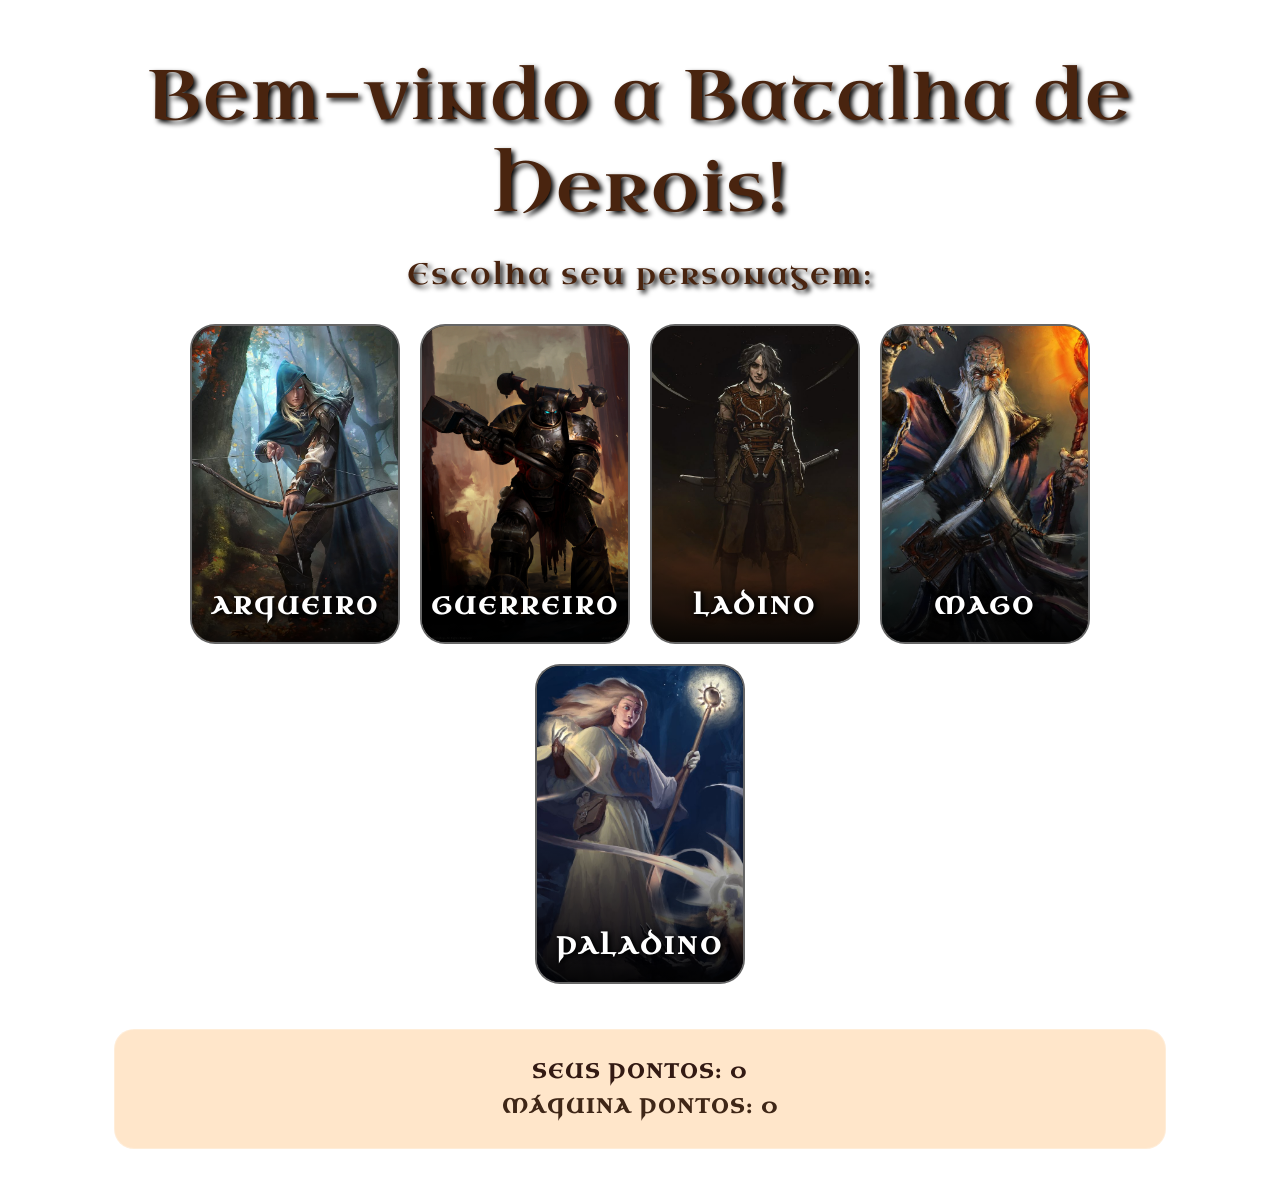
<file: Batalha de personagens/index.html>
<!DOCTYPE html>
<html lang="pt-BR">
<head>
    <meta charset="UTF-8">
    <meta http-equiv="X-UA-Compatible" content="IE=edge">
    <meta name="viewport" content="width=device-width, initial-scale=1.0">
    <title>Batalha de personagens</title>
    <link rel="stylesheet" href="css/style.css">
</head>
<body>
    <div class="game">
        <h1> Bem-vindo a Batalha de Herois!</h1>
      
        <h1 id="escolha">Escolha seu personagem:</h1>

        <div class="personagem">
            <div class="card" onclick="jogar('Arqueiro')">
                <img src="img/ARQUEIRO.jpg" alt="">
                <h2>Arqueiro</h2>
            </div>
            <div class="card" onclick="jogar('Guerreiro')">
                <img src="img/guerreiro.jpg" alt="">
                <h2>Guerreiro</h2>
            </div>
            <div class="card" onclick="jogar('Ladino')">
                <img src="img/ladino.jpg" alt="">
                <h2>Ladino</h2>
            </div>
            <div class="card" onclick="jogar('Mago')">
                <img src="img/mago.jpg" alt="">
                <h2>Mago</h2>
            </div>
            <div class="card" onclick="jogar('Paladino')">
                <img src="img/paladino.jpg" alt="">
                <h2>Paladino</h2>
            </div>
    
        
        </div>
        <div class="placar">
            <h1 id="pontos-jogador">Seus pontos: 0</h2>
            <h1 id="pontos-maquina">Máquina pontos: 0</h2>
        </div>
    </div>

    <script src="js/script.js"></script>
</body>
</html>
</file>
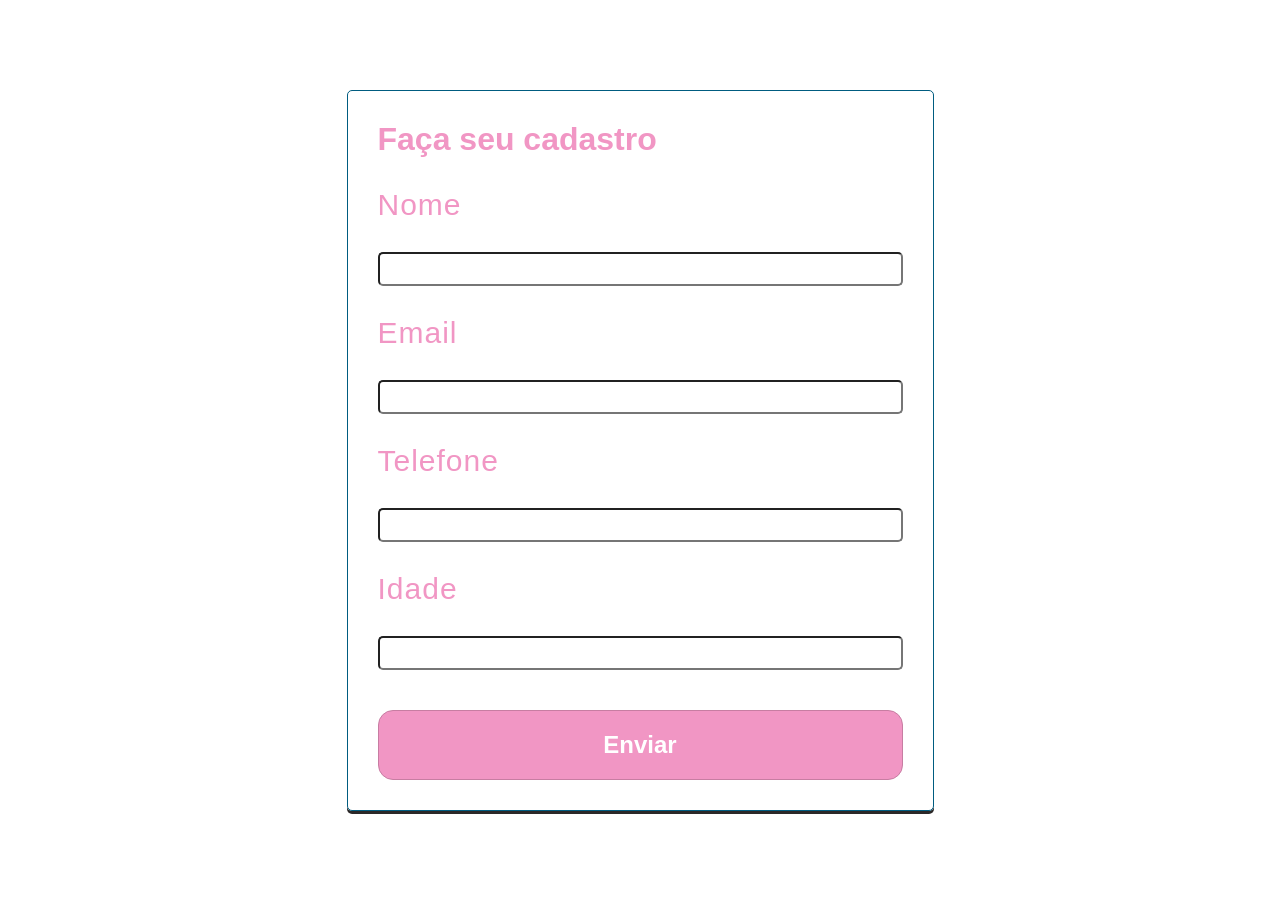
<file: cadastro/index.html>
<!DOCTYPE html>
<html lang="pt-BR">
<head>
    <meta charset="UTF-8">
    <meta http-equiv="X-UA-Compatible" content="IE=edge">
    <meta name="viewport" content="width=device-width, initial-scale=1.0">
    <title>Document</title>
    <link rel="stylesheet" href="css/style.css">
</head>
<body>
    <div class="container">
        <h1>Faça seu cadastro</h1>
        <!-- ? Form = formulário (campos para preecher) -->
        <form action="">
            <label for="nome">Nome</label>
            <input type="text" name="nome" id="nome">

            <label for="email">Email</label>
            <input type="text" name="email" id="email">

            <label for="telefone">Telefone</label>
            <input type="tel" name="telefone" id="telefone">

            <label for="idade">Idade</label>
            <input type="number" name="idade" id="idade">

        </form>
        <button id="enviar" onclick="cadastro()">Enviar</button>
    </div>
    <script src="js/script.js"></script>

</body>
</html>
</file>
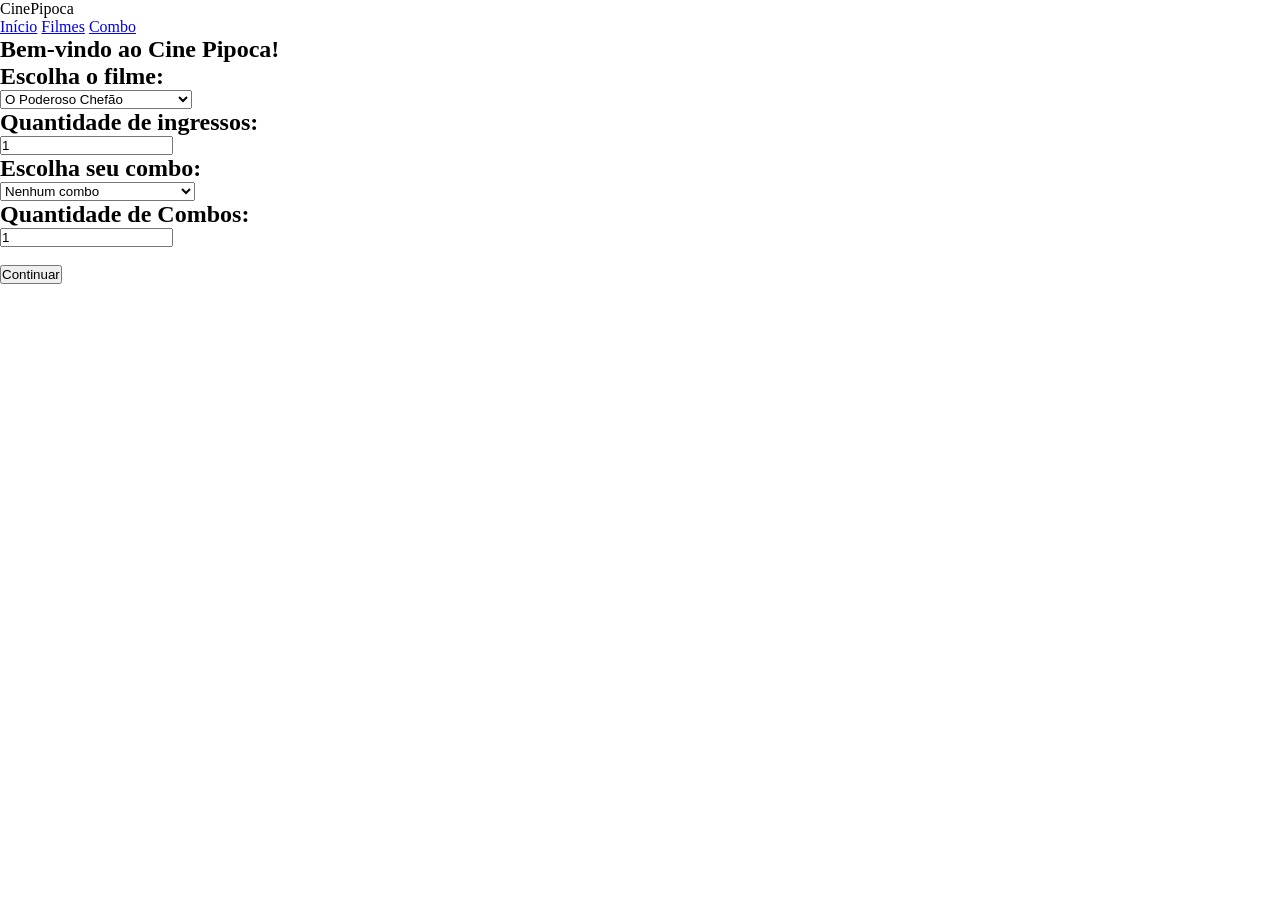
<file: Cinema js/index.html>
<!DOCTYPE html>
<html lang="pt-BR">
<head>
    <meta charset="UTF-8">
    <meta http-equiv="X-UA-Compatible" content="IE=edge">
    <meta name="viewport" content="width=device-width, initial-scale=1.0">
    <title>Cine Pipoca</title>
    <link rel="stylesheet" href="css/style.css">
</head>
<body>
    <header class="cabecalho">
        <div class="logo"> CinePipoca</div>
        <nav class="menu">
            <a href="#inicio">Início</a>
            <a href="#filme">Filmes</a>
            <a href="#combo">Combo</a>
        </nav>
    </header>

    <main>
                 
            <section class="inicio" id="inicio">
                <div class="inicio-texto">
                    <h1>Bem-vindo ao Cine Pipoca!</h1>
            
                    <h2>Escolha o filme:</h2>
            
                    <select id="filme">
                        
                        <option value="D039">O Poderoso Chefão</option>
                        <option value="B678">Matrix</option>
                        <option value="D889">O Senhor dos Anéis</option>
                        <option value="M912">Interestelar</option>
                        <option value="G007">O Resgate do Soldado Ryan</option>
                    </select>
            
                    <h2>Quantidade de ingressos:</h2>
            
                    <input type="number" id="quantidade" min="1" value="1">
            
                    <h2>Escolha seu combo:</h2>
            
                    <select id="combo">
                        <option value="nenhum">Nenhum combo</option>
                        <option value="COMBO-005">Doritos + Refri Lata</option>
                        <option value="COMBO-072">Pipoca Salgada + Coca-Cola</option>
                        <option value="COMBO-777">Pipoca Doce + Suco</option>
                        <option value="COMBO-215">Refil de Pipoca + 2 Recargas</option>
                    </select>

                    <h2>Quantidade de Combos:</h2>
                    <input type="number" id="quantidade" min="0" value="1">
            
                    <br><br>
            
                    <button  id="calcular" onclick="calcular()">Continuar</button>
            
                    <div id="resultado"></div>
                </div>
            </section>

       
    </main>
   

    <script src="js/script.js"></script>
</body>
</html>
</file>
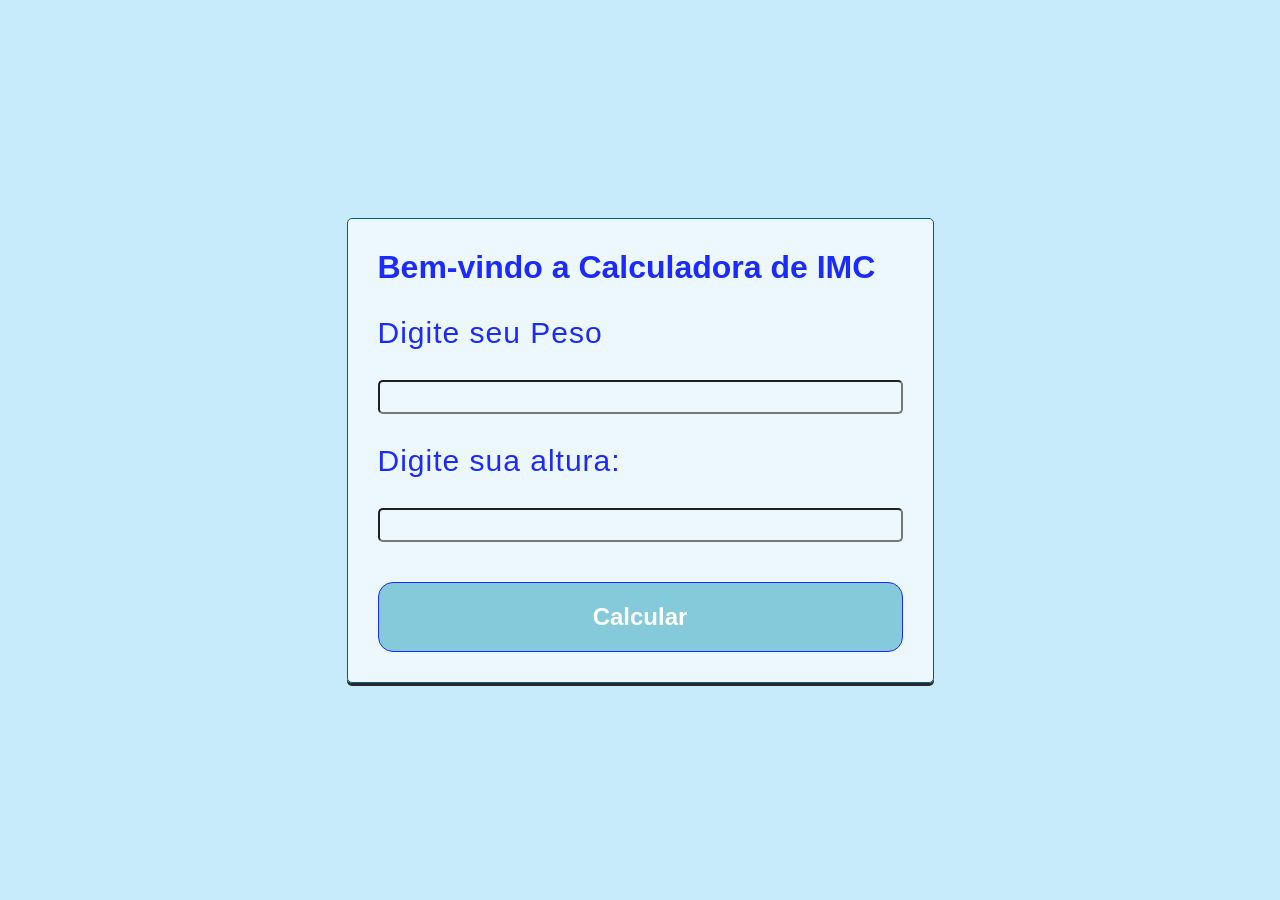
<file: IMC/index.html>
<!DOCTYPE html>
<html lang="pt-BR">
<head>
    <meta charset="UTF-8">
    <meta http-equiv="X-UA-Compatible" content="IE=edge">
    <meta name="viewport" content="width=device-width, initial-scale=1.0">
    <title>Calculadora IMC</title>
    <link rel="stylesheet" href="css/style.css">
</head>
<body>

    <div class="container">
        <h1>Bem-vindo a Calculadora de IMC</h1>
        <form action="">
            <label for="peso">Digite seu Peso</label>
            <input type="number" name="peso" id="peso">

            <label for="altura">Digite sua altura:</label>
            <input type="number" name="altura" id="altura">

        </form>
        <button id="enviar" onclick="calcular()">Calcular</button>

        <p id="resultado"></p>
    </div>

    <script src="js/script.js"></script>
</body>
</html>
</file>
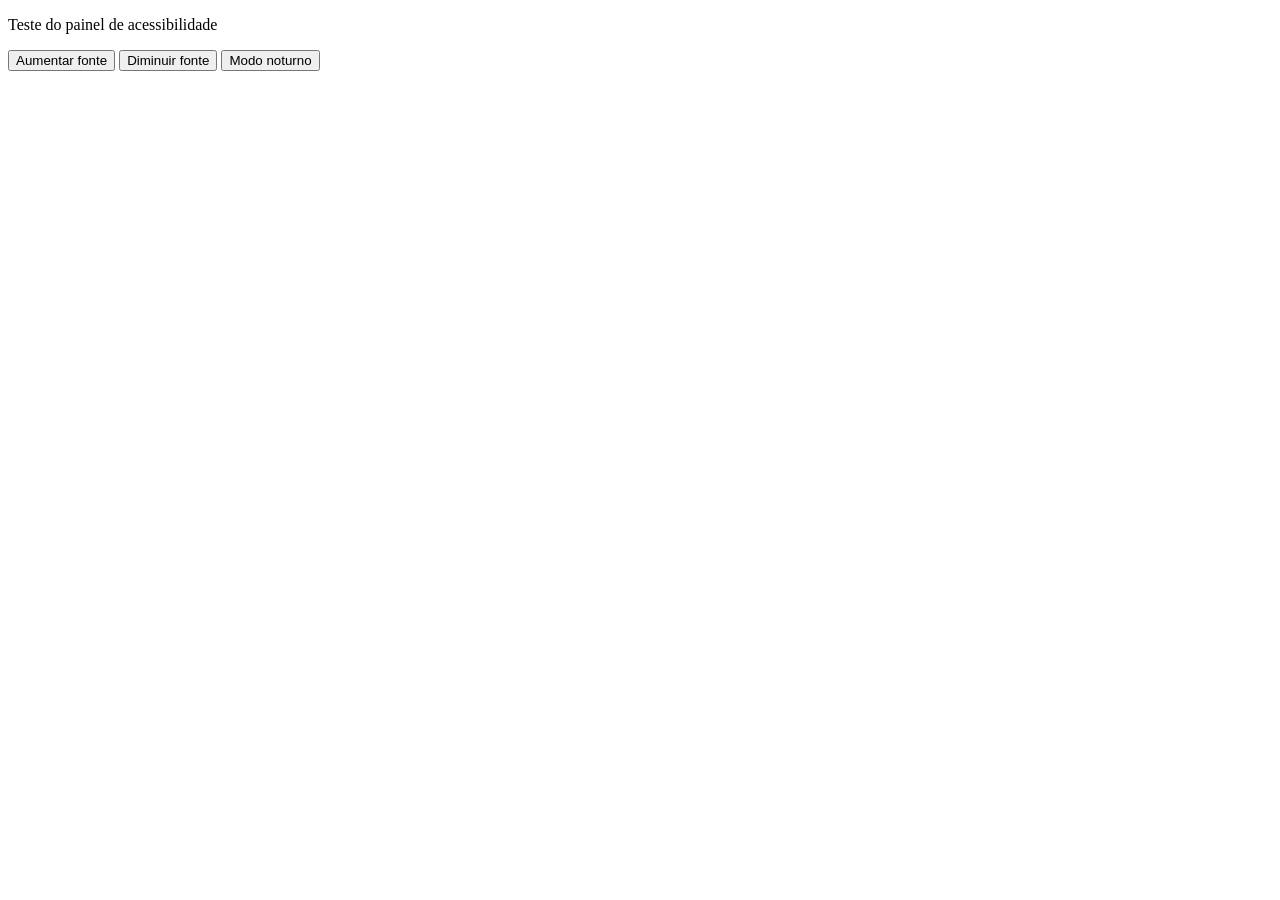
<file: painel de acessibilidade/index.html>
<!DOCTYPE html>
<html lang="pt-BR">
<head>
    <meta charset="UTF-8">
    <meta http-equiv="X-UA-Compatible" content="IE=edge">
    <meta name="viewport" content="width=device-width, initial-scale=1.0">
    <title>Painel de acessibilidade</title>
    <link rel="stylesheet" href="css/style.css">
</head>
<body>
    <div class="tudo">
        <p id="texto"> Teste do painel de acessibilidade </p>
            <button onclick="aumentar()"> Aumentar fonte</button>
            <button onclick="diminuir()"> Diminuir fonte</button>
            <button onclick="noturno()"> Modo noturno </button>
        <p id="status"></p>
    </div>




    <script src="js/script.js"></script>
</body>
</html>
</file>
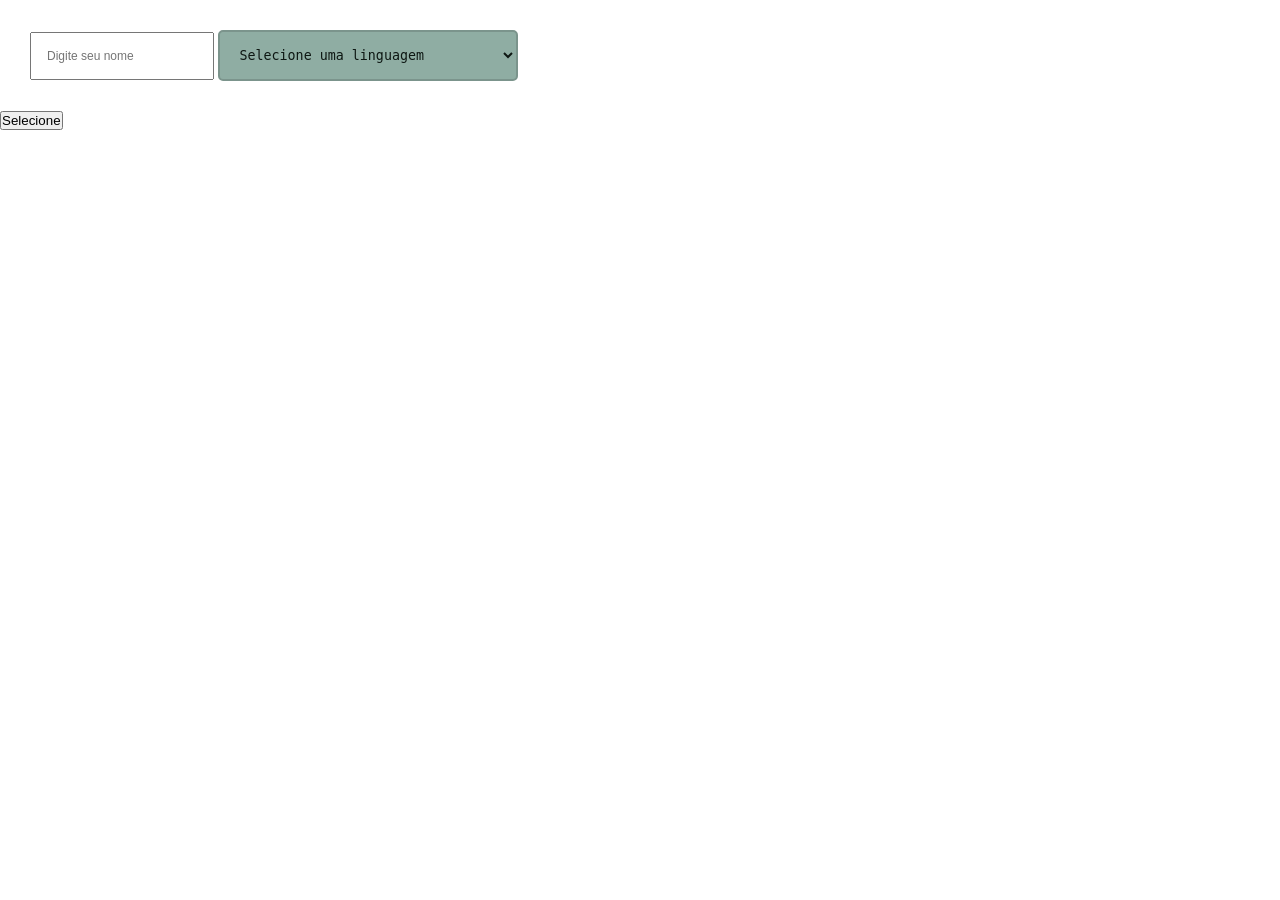
<file: select/index.html>
<!DOCTYPE html>
<html lang="pt-br">
<head>
    <meta charset="UTF-8">
    <meta http-equiv="X-UA-Compatible" content="IE=edge">
    <meta name="viewport" content="width=device-width, initial-scale=1.0">
    <title>Select</title>
    <link rel="stylesheet" href="css/style.css">
<body>
    <div class="container">
        <div class="formulario">
            <form action="">
                <input type="text" name="nome" id="nome" placeholder="Digite seu nome">


                <!-- ? atributos ddas tags -->
                <!-- ? type = tipo do input (tipo do dado) -->
                <!-- ? name = vai ser usado só no backend -->
                <!-- ? id = para identificar no Javascript aquela tag-->
                <!-- ? placeholder = texto prévio na caixa de texto -->

                <select name="linguagem" id="linguagem">
                    <option value="0">Selecione uma linguagem</option>
                    <option value="python">Python</option>
                    <option value="javascript">JavaScript</option>
                    <option value="csharp">C#</option>
                    <option value="ruby">Ruby</option>
                </select>
            </form>
            <button id ="selecionar">Selecione</button>
        </div>
    </div>

    <script src="js/script.js"></script>
</body>
</html>
</file>
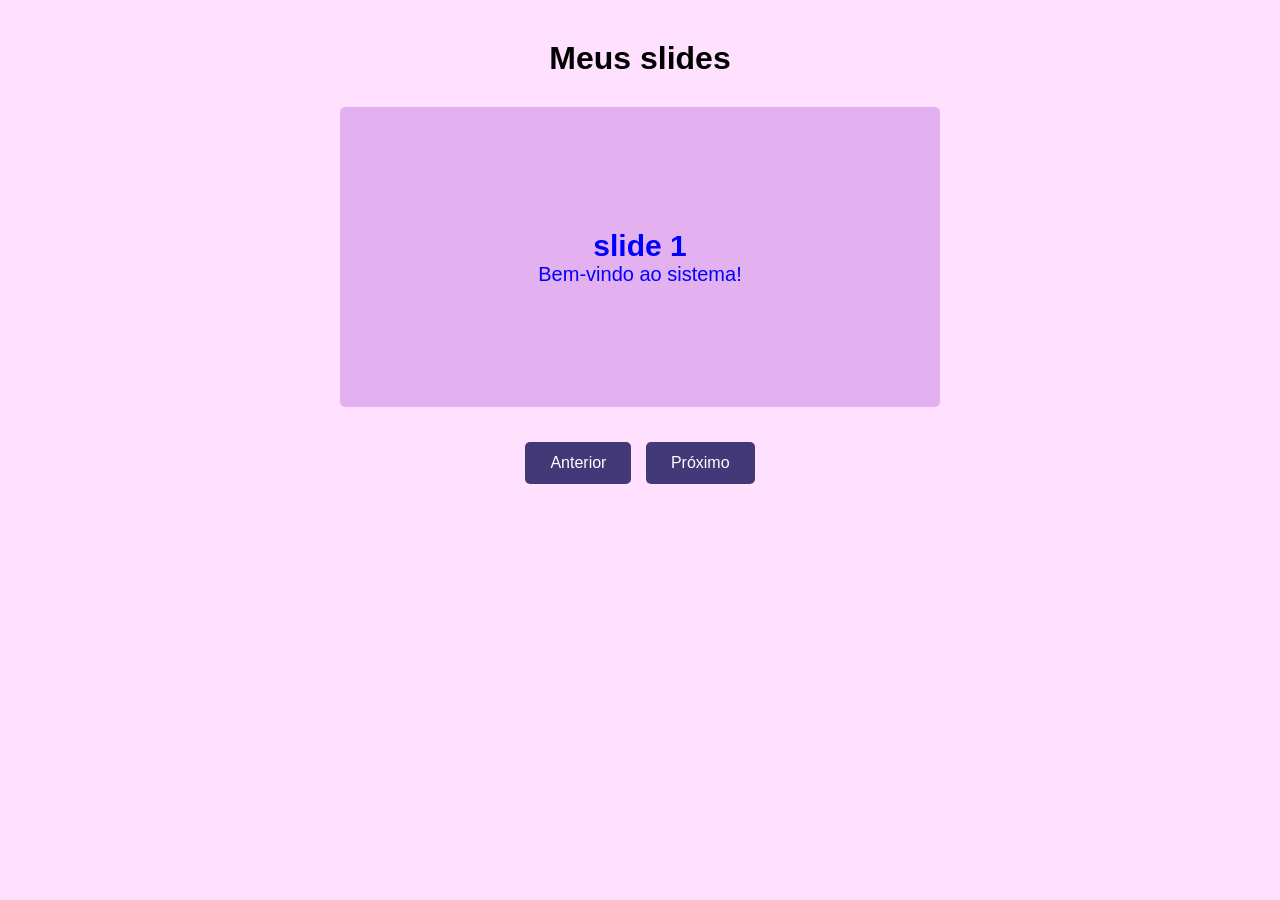
<file: slides/index.html>
<!DOCTYPE html>
<html lang="pt-br">
<head>
    <meta charset="UTF-8">
    <meta http-equiv="X-UA-Compatible" content="IE=edge">
    <meta name="viewport" content="width=device-width, initial-scale=1.0">
    <link rel="stylesheet" href="css/style.css">
    <title> Slides manuais e automáticos </title>
</head>
<body>
    <h1 class="titulo">Meus slides </h1>

    <div class="container">
        <!-- ? Primeiro slide -->
        <!-- ! div-->
        <div class="slide ativo">
            <h2>slide 1</h2>
            <p>Bem-vindo ao sistema! </p>
        </div>
        
        <div class="slide">
            <h2>slide 2</h2>
            <p> Sistema feito em JavaScript.</p>
        </div>

        <div class="slide">
            <h2>slide 3</h2>
            <p> Os slides também passam automáticamente </p>
        </div>

        <div class="slide">
            <h2>slide 4</h2>
            <p> Também podemos usar os botões</p>
        </div>
    </div>

    <div class="botoes">
        <button onclick="voltarSlide()">Anterior</button>
        <button onclick="avancarSlide()">Próximo</button>

    </div>

    <script src="js/script.js"></script>
</body>
</html>
</file>
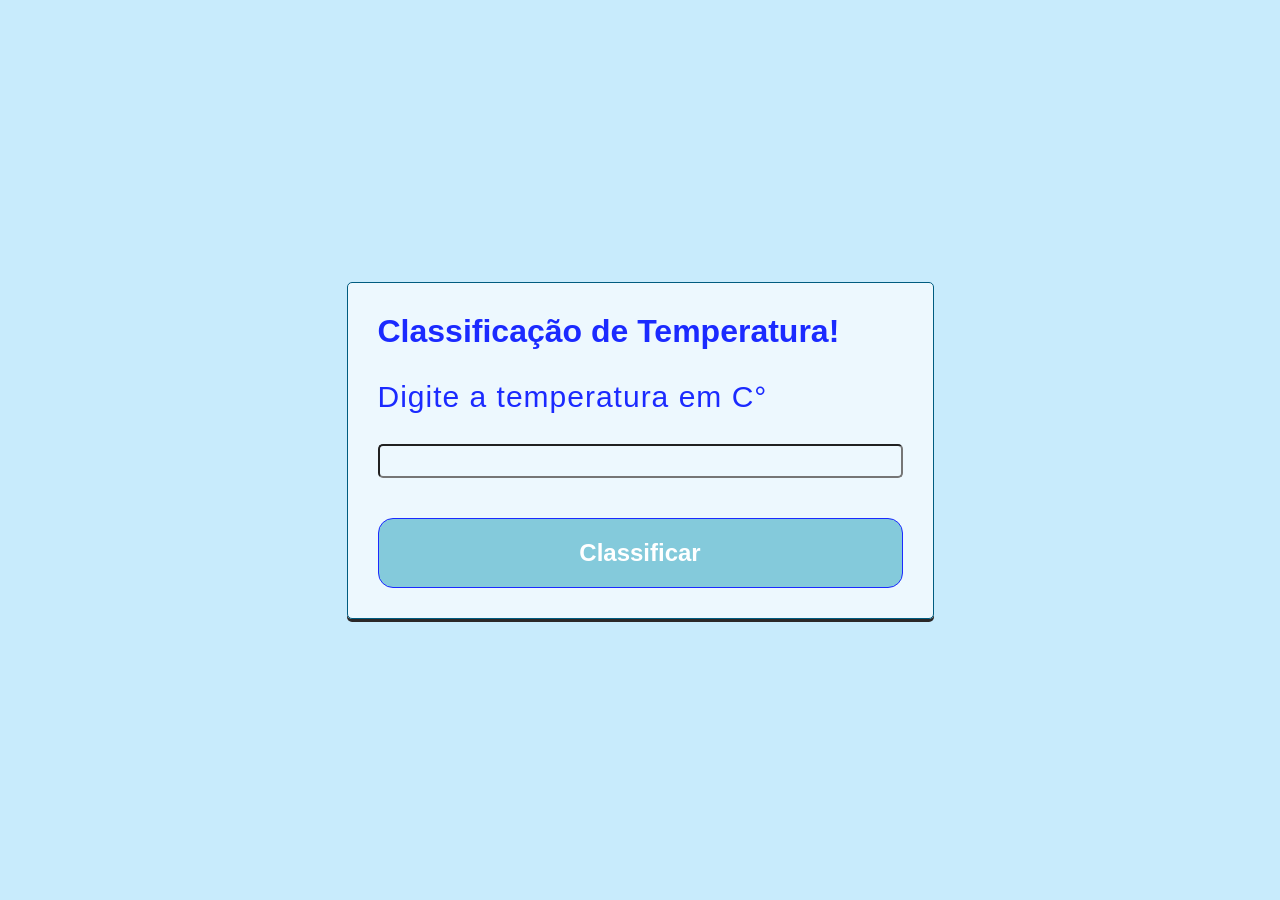
<file: temperatura/index.html>
<!DOCTYPE html>
<html lang="pt-BR">
<head>
    <meta charset="UTF-8">
    <meta http-equiv="X-UA-Compatible" content="IE=edge">
    <meta name="viewport" content="width=device-width, initial-scale=1.0">
    <title>Temperatura</title>
    <link rel="stylesheet" href="css/style.css">
</head>
<body>
    <div class="container">
        <h1>Classificação de Temperatura!</h1>
        
        <form action="">
            <label for="Temp">Digite a temperatura em C°</label>
            <input type="number" name="Temp" id="Temp">

        </form>
        <button id="enviar" onclick="resultado()">Classificar</button>

        <p id="resultado"></p>
    </div>
    <script src="js/script.js"></script>
</body>
</html>
</file>
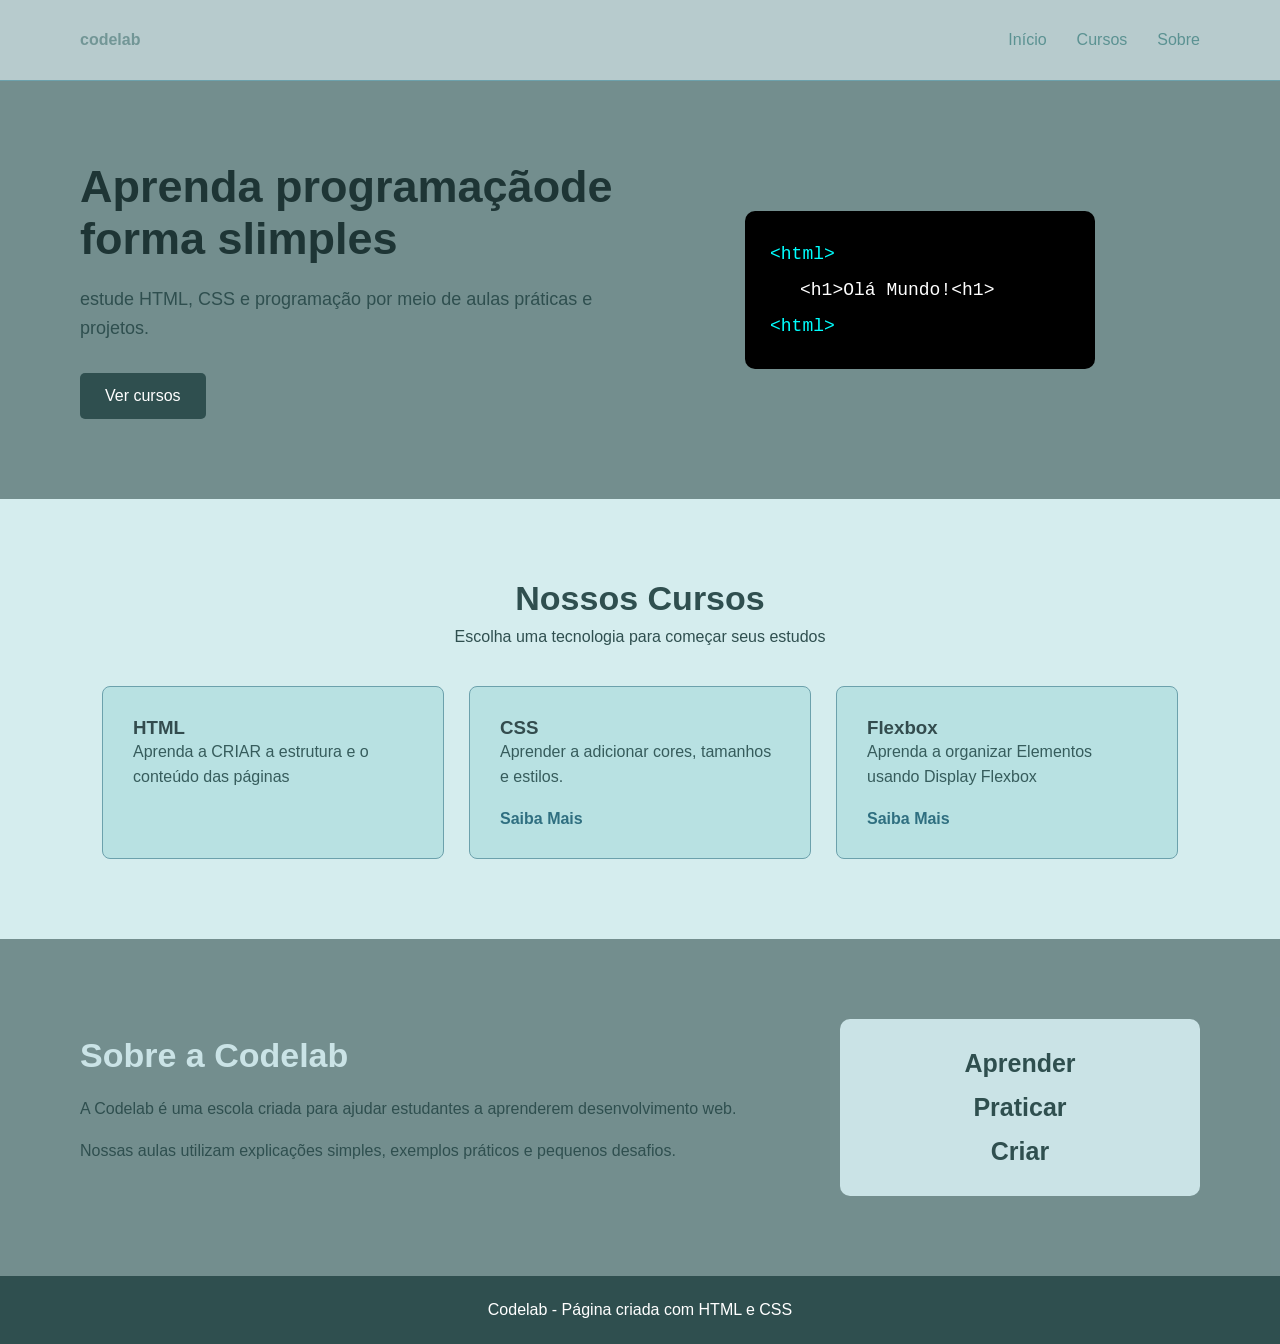
<file: teste/index.html>
<!DOCTYPE html>
<html lang="en">
<head>
    <meta charset="UTF-8">
    <meta http-equiv="X-UA-Compatible" content="IE=edge">
    <meta name="viewport" content="width=device-width, initial-scale=1.0">
    <title>Document</title>
    <link rel="stylesheet" href="style.css">
    <!--?  css/ repressenta 'entrar na pasta', pois o arquivo que queremos acessar está lá dentro -->
</head>
<body>
    <!-- ?cabeçalho da página -->
    <header class = "cabecalho">
        <div class= "logo">
            codelab
        </div>
        <nav class= "menu"> 
            <a href="#inicio">Início</a>
            <a href="#cursos">Cursos</a>
            <a href="#sobre">Sobre</a>
        </nav>
    </header>
     <!-- & CONTEÚDO PRINCIPAL -->
        <main>
            <!--& SEÇÃO INICIAL -->
            <section class="inicio" id="inicio">
                <div class="inicio-texto">
                    <h1>Aprenda programaçãode forma slimples</h1>
                    <p>
                        estude HTML, CSS e programação por meio de aulas práticas e projetos.
                    </p>
                    <a href="cursos" class="botao">Ver cursos</a>
                </div>
                <!-- ? SEGUNDO FILHO DE SECTION.INICIO -->
                <div class="inicio-imagem">
                    <div class="codigo">
                        <!-- ? &lt; = less than (sinal de menor) -->
                        <!-- ? &gt; = greater than (sinal de maior)-->
                        <p>&lt;html&gt;</p>
                        <p class="espaco">
                            &lt;h1&gt;Olá Mundo!&lt;h1&gt;
                        </p>
                        <p>&lt;html&gt;</p>
                    </div>
                </div>
            </section>
            <!-- ?SEGUNDA SEÇÃO: CURSOS -->
            <section class="cursos">
                <h2>Nossos Cursos</h2>
                <p class="descricao-secao">
                    Escolha uma tecnologia para começar seus estudos
                </p>
                <div class="lista-cursos">
                <!-- ? Article- uma 'seção' de texto menor -->
                    <article class="card">
                        <h3>HTML</h3>
                        <p>
                            Aprenda a CRIAR a estrutura e o conteúdo das páginas
                        </p>
                        <a href="Saiba Mais">
                        
                                
                            </a>
                        </article>
                        <!--* CSS -->
                        <article class="card"> 
                            <h3>CSS</h3>
                           <p>
                               Aprender a adicionar cores, tamanhos e estilos.
                           </p>
                            <a href="#">Saiba Mais</a>
                            


                        </article>
                        <!-- * Flexbox------------ -->
                        <article class="card">
                            <h3>Flexbox</h3>
                            <p>
                                Aprenda a organizar Elementos usando Display Flexbox
                            </p>
                            <a href="#">Saiba Mais</a>
                        </article>
                    </div>
                </section>
                <section class="sobre">
                    <div class="sobre-texto">
                        <h2>Sobre a Codelab</h2>
                        <p>
                            A Codelab é uma escola criada para ajudar estudantes a aprenderem desenvolvimento web.
                        </p>
                        <p>
                            Nossas aulas utilizam explicações simples, exemplos práticos e pequenos desafios.
                        </p>
                    </div>
                    <div class="sobre-destaque">
                        <strong>Aprender</strong>
                        <strong>Praticar</strong>
                        <strong>Criar</strong>
                    </div>


                </section>
            </main>
            <footer class="rodape">
                <p>
                    Codelab - Página criada com HTML e CSS
                </p>
            </footer>
        </body>
        </html>
</file>
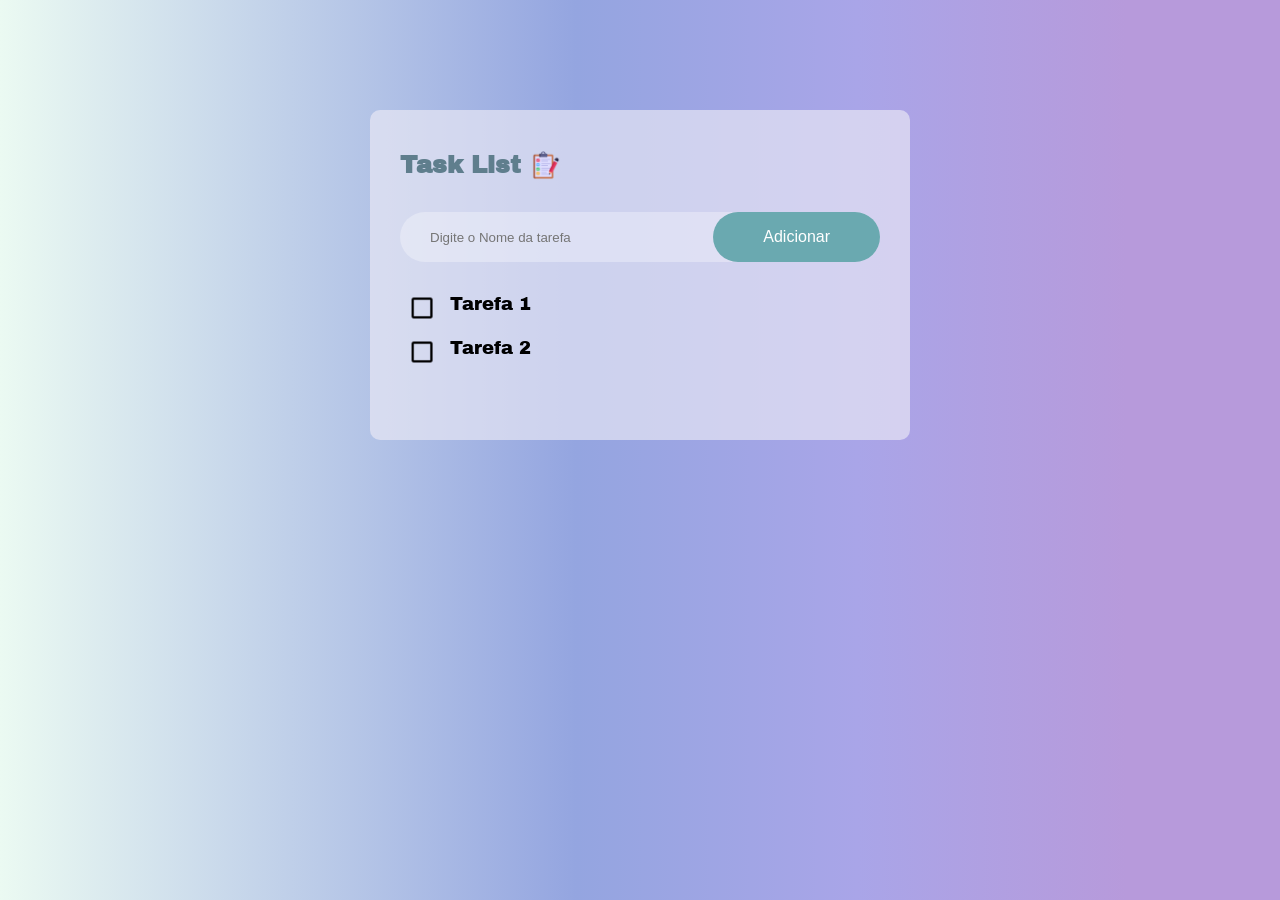
<file: to do list/index.html>
<!DOCTYPE html>
<html lang="pt-BR">
<head>
    <meta charset="UTF-8">
    <meta http-equiv="X-UA-Compatible" content="IE=edge">
    <meta name="viewport" content="width=device-width, initial-scale=1.0">
    <title> Lista de Tarefas </title>
    <link rel="stylesheet" href="css/style.css">
</head>
<body>
    <div class="container">
        <div class="task-app">
            <h2>Task List <img src="img/lista-de-tarefas.png" alt=""></h2>
            <div class="row">
                <input type="text" name="task" id="task" placeholder="Digite o Nome da tarefa">
                <button id="btnAdd">Adicionar</button>
            </div>
            <!-- a lista de tarefas = O js adiconará noas tarefas pelo botão -->
            <ul id="task-list">
                <li>Tarefa 1</li>
                <li>Tarefa 2</li>
            </ul>
        </div>
    </div>

    <script src="js/script.js"></script>
</body>
</html>
</file>
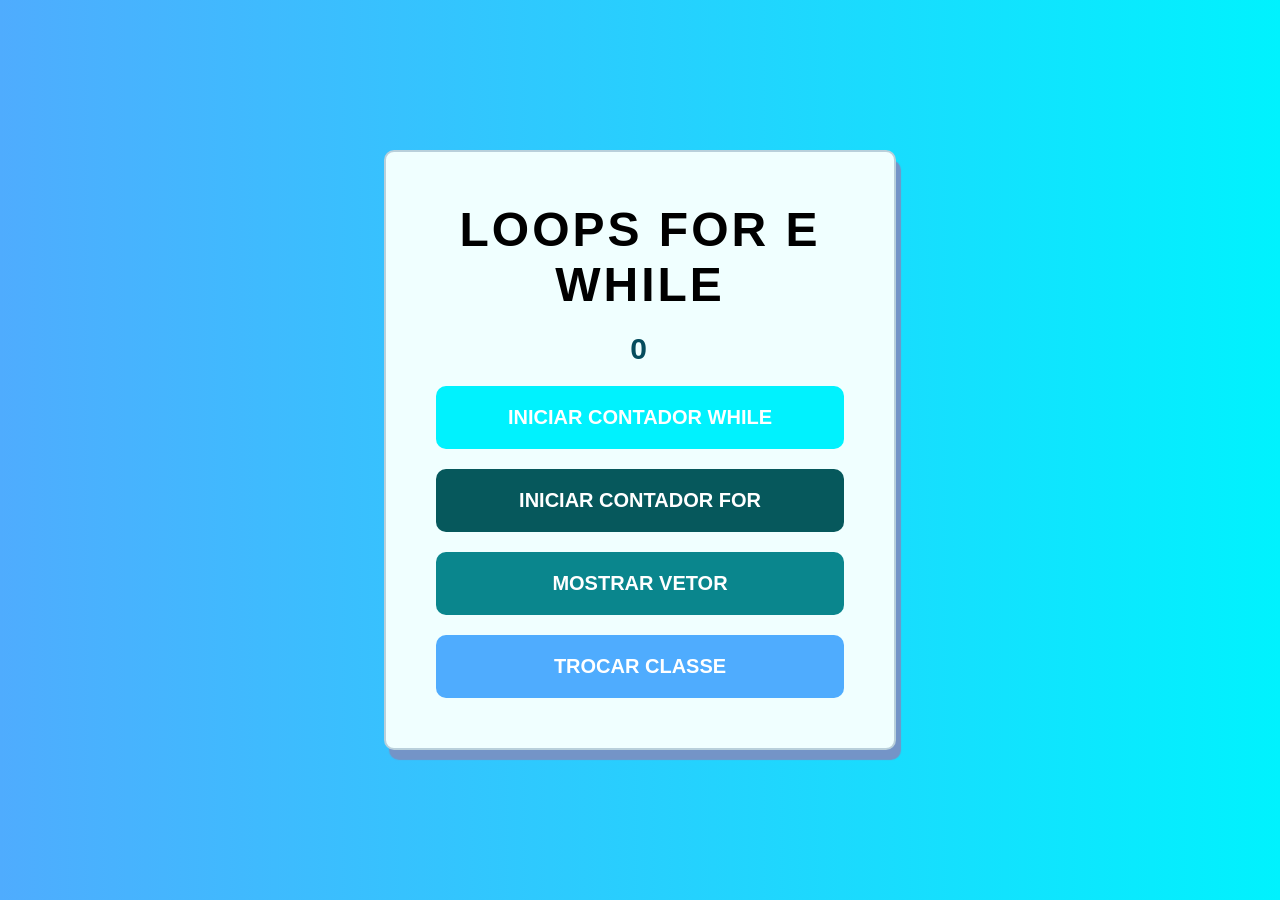
<file: VetorLoops/index.html>
<!DOCTYPE html>
<html lang="pt-BR>
<head>
    <meta charset="UTF-8">
    <meta http-equiv="X-UA-Compatible" content="IE=edge">
    <meta name="viewport" content="width=device-width, initial-scale=1.0">
    <title>Loops</title>
    <link rel="stylesheet" href="css/style.css">
</head>
<body>
    <div class="container">
        <h1 id="titulo">Loops For e While</h1>
        <h2 id="contador">0</h2>
        <!-- ? É possivel colocar mais de uma classe em uma TAG -->
        <!-- ? ambos tem a classe btn e cada um tem sua própria -->
        <button class="btn contar" onclick="iniciarContadorWhile()">Iniciar Contador While</button>
        <button class="btn contar for" onclick="iniciarContadorFor()">Iniciar Contador For</button>
        <button class="btn contar vetor" onclick="contadorVetor()">Mostrar Vetor</button>
        <button class="btn trocar " onclick="trocarClasse()">Trocar Classe</button>
    </div>
    <script src="js/script.js"></script>
</body>
</html>
</file>
<file: Batalha de personagens/css/style.css>
@import url('https://fonts.googleapis.com/css2?family=Uncial+Antiqua&display=swap');

* {
    padding: 0;
    margin: 0;
    box-sizing: border-box;
}

body {
    min-height: 100vh;

    background-image: url(https://wallpaperaccess.com/full/1611219.jpg);
    background-size: cover;
    background-position: center;
    background-attachment: fixed;

    font-family: "Uncial Antiqua", system-ui;
    font-weight: 400;
    font-style: normal;

    display: flex;
    justify-content: center;
    align-items: center;

    color: white;
}


   /*? ÁREA PRINCIPAL */


.game {
    display: flex;
    flex-direction: column;

    padding: 50px;

    text-align: center;

    width: 90%;
    max-width: 1400px;

    gap: 20px;
}

   /*? TÍTULOS */


.game > h1 {
    font-size: 70px;
    letter-spacing: 2px;
    font-family: "Uncial Antiqua", system-ui;
    font-weight: 400;
    font-style: normal;
    color: rgb(73, 36, 15);

    text-shadow:
        3px 3px 5px black,
        0 0 20px rgba(255, 255, 255, 0.3);
}

#escolha {
    font-size: 30px;
    margin-bottom: 10px;
}

   /*? PERSONAGENS */


.personagem {
    display: flex;

    justify-content: center;
    align-items: center;

    gap: 20px;

    flex-wrap: wrap;
}
   /* ? CARD */

.card {
    position: relative;

    width: 210px;
    height: 320px;

    border: 2px solid rgba(255, 255, 255, 0.4);
    border-radius: 25px;

    overflow: hidden;

    cursor: pointer;

    background: black;

    transition: 
        transform 0.4s ease,
        box-shadow 0.4s ease,
        border 0.4s ease;
}


   /* ? IMAGEM */

.card img {
    width: 100%;
    height: 100%;

    display: block;

    object-fit: cover;

    transition: transform 0.5s ease;
}



.card::after {
    content: "";

    position: absolute;

    left: 0;
    bottom: 0;

    width: 100%;
    height: 50%;

    background: linear-gradient(
        transparent,
        rgba(0, 0, 0, 0.9)
    );

    pointer-events: none;
}

   /* ? NOME DO PERSONAGEM */

.card h2 {
    position: absolute;

    z-index: 2;

    bottom: 20px;
    left: 0;

    width: 100%;

    text-transform: uppercase;
    letter-spacing: 3px;

    font-size: 24px;

    color: white;

    text-shadow:
        2px 2px 4px black,
        0 0 10px black;
}

   /* ? HOVER DO CARD */
.card:hover {
    transform: translateY(-12px) scale(1.03);

    border-color: #ffffff;

    box-shadow:
        0 15px 30px rgba(0, 0, 0, 0.7),
        0 0 25px rgba(255, 255, 255, 0.35);
}

.card:hover img {
    transform: scale(1.08);
}

   /*? PLACAR */

.placar {
    margin-top: 25px;

    padding: 20px;

    border-radius: 20px;

    background: rgba(255, 200, 137, 0.45);

    border: 1px solid rgba(255, 255, 255, 0.25);

    backdrop-filter: blur(5px);
}

.placar h1 {
    font-size: 20px;

    margin: 8px;

    letter-spacing: 2px;
}

#pontos-jogador {
    color: rgb(51, 26, 19);
    text-transform: uppercase;
}

#pontos-maquina {
    color: rgba(59, 35, 19, 0.98);
    text-transform: uppercase;
}
</file>
<file: cadastro/css/style.css>
*{
    padding: 0;
    margin: 0;
}

body{
    background-image: url(https://aestheticwallpapers.io/wallpaper/940918.jpg);
    background-size: cover;
    height: 100vh;
    display: flex;
    justify-content: center;
    align-items: center;
}


.container{
    background-color: rgba(255, 255, 255, 0.671);
    border: 1px solid rgb(0, 92, 128);
    padding:30px;
    border-radius: 5px;
    box-shadow: 0px 3px 0px rgb(43, 40, 40);
    color: rgb(241, 150, 196);
    font-family: 'Franklin Gothic Medium', 'Arial Narrow', Arial, sans-serif;
}
form{
    margin-top: 30px;
    display: flex;
    flex-direction: column;
    gap: 30px;
    font-family: 'Franklin Gothic Medium', 'Arial Narrow', Arial, sans-serif;
}

label{
    border-bottom: 500px;
    letter-spacing: 1px;
    font-size: 30px;
}

input{
    width: 500px;
    padding: 1px;
    font-size: 24px;
    background-color:transparent ;
    border-radius: 5px;
    color: rgb(241, 150, 196);
    font-weight: bold;
    padding-left: 20px;
    
}
#enviar{
    width: 100%;
    background-color: rgb(241, 150, 196);
    border: 1px solid rgb(199, 125, 162);
    margin-top: 40px;
    font-size: 24px;
    padding: 20px;
    border-radius: 15px;
    color: white;
    font-weight: bold;
    cursor: pointer;
    transition: all 0.4s;
}

#enviar:hover{
    color: rgb(255, 255, 255);
    background-color: rgb(200, 233, 255);
    font-size: 26px;
    border: 1px solid rgb(200, 233, 255) ;
}
</file>
<file: Cinema js/css/style.css>
*{
    margin: 0;
    padding: 0;
}

body{
    
}
</file>
<file: IMC/css/style.css>
*{
    padding: 0;
    margin: 0;
}

body{
    /* background-image: url(https://aestheticwallpapers.io/wallpaper/940918.jpg); */
    /* background-size: cover; */
    height: 100vh;
    display: flex;
    justify-content: center;
    align-items: center;
    background-color: rgb(200, 235, 252);
}

p{
    font-size: 30px;
   
}

.container{
    background-color: rgba(255, 255, 255, 0.671);
    border: 1px solid rgb(0, 92, 128);
    padding:30px;
    border-radius: 5px;
    box-shadow: 0px 3px 0px rgb(43, 40, 40);
    color: rgb(27, 42, 255);
    font-family: 'Franklin Gothic Medium', 'Arial Narrow', Arial, sans-serif;
}
form{
    margin-top: 30px;
    display: flex;
    flex-direction: column;
    gap: 30px;
    font-family: 'Franklin Gothic Medium', 'Arial Narrow', Arial, sans-serif;
}

label{
    border-bottom: 500px;
    letter-spacing: 1px;
    font-size: 30px;
}

input{
    width: 500px;
    padding: 1px;
    font-size: 24px;
    background-color:transparent ;
    border-radius: 5px;
    color: rgb(27, 42, 255);
    font-weight: bold;
    padding-left: 20px;
    
}
#enviar{
    width: 100%;
    background-color: rgb(132, 202, 219);
    border: 1px solid rgb(27, 42, 255);
    margin-top: 40px;
    font-size: 24px;
    padding: 20px;
    border-radius: 15px;
    color: white;
    font-weight: bold;
    cursor: pointer;
    transition: all 0.4s;
}

#enviar:hover{
    color: rgb(255, 255, 255);
    background-color: rgb(71, 175, 245);
    font-size: 26px;
    border: 1px solid rgb(200, 233, 255) ;
}
</file>
<file: painel de acessibilidade/css/style.css>
.body{
    display: flex;
    justify-content: center;
    align-items:center;
}
</file>
<file: select/css/style.css>
*{
    margin:0px;
    padding: 0px;
    box-sizing: border-box;
}

body{
    font-family: Impact, Haettenschweiler, 'Arial Narrow Bold', sans-serif;

}

form{
    padding: 30px;
}

input{
    padding: 15px;
    font-size: 12px;
}

select{
    width: 300px;
    padding: 15px;
    font-family:monospace;
    color: rgba(13, 22, 18, 0.993);
    background-color: rgb(143, 173, 163);

    border: 2px solid rgb(123, 148, 140);
    border-radius: 5px;

    cursor: pointer;
}

select:hover{
    border-color: rgb(99, 119, 112);
    background-color: rgb(92, 119, 110);
}

select:focus{
    background-color: rgb(143, 173, 163);
    border-color: rgb(165, 202, 190);
    outline: none;
}

input:focus{
    background-color: rgb(211, 248, 255);
    border-color: rgb(159, 170, 166);
    border-radius: 5px;
    outline: rgb(143, 173, 163);
}
</file>
<file: slides/css/style.css>
*{
    margin: 0;
    padding: 0;
    box-sizing: border-box;

}

body{
    font-family: 'Segoe UI', Tahoma, Geneva, Verdana, sans-serif;
    background-color: #FFE1FF;
    text-align: center;

}

h1{
    margin-top: 40px;
}

.container{
    width: 600px;
    height: 300px;

    margin: 30px auto;
    /*? overflow: hidden; = impede a área de rolagem */
    overflow: hidden;
}

.slide{
    /* ? Deixar inicialmente invisível */
     color: #6367FF;
    display: none;
    width: 100%;
    height: 100%;

    /* ? centraliza verticalmente */
    align-items: center;
    /* ? centraliza horizontalmente */
    justify-content: center;
    flex-direction: column;
    color: blue;
    font-size: 20px;
    border-radius: 5px;
}

/* ? mesmo que todo slide tenha a mesma classe  */
/* ? podemos selecionar um específico com a selção nth-child */

.slide:nth-child(1){
    background-color: #E4B1F0;
}
.slide:nth-child(2){
 background-color: #7E60BF;
}
.slide:nth-child(3){
    background-color: #433878;
}
.slide:nth-child(4){
    background-color: #2b254d;
}


/* ? Esta classe não foi colocada no html */

/* ! como vai funcionar */
/* ? quando for a vez daquele slide aparecer todos os outros irão sumir e o que será mostrado receberá a classe .ativo */
/* ? o ativo vai trocar o display none para display:flex */
.ativo{
    display: flex;
}

button{
    padding: 12px 25px;
    margin: 5px;
    border: none;
    border-radius: 5px ;
    background-color: #433878;
    color: rgb(255, 255, 255);
    font-size: 16px;

    cursor: pointer;
    transition: 4ms;
}

button:hover{
    background-color: #7767c7;
}
</file>
<file: temperatura/css/style.css>
*{
    padding: 0;
    margin: 0;
}

body{
    /* background-image: url(https://aestheticwallpapers.io/wallpaper/940918.jpg); */
    /* background-size: cover; */
    height: 100vh;
    display: flex;
    justify-content: center;
    align-items: center;
    background-color: rgb(200, 235, 252);
}

p{
    font-size: 30px;
   
}

.container{
    background-color: rgba(255, 255, 255, 0.671);
    border: 1px solid rgb(0, 92, 128);
    padding:30px;
    border-radius: 5px;
    box-shadow: 0px 3px 0px rgb(43, 40, 40);
    color: rgb(27, 42, 255);
    font-family: 'Franklin Gothic Medium', 'Arial Narrow', Arial, sans-serif;
}
form{
    margin-top: 30px;
    display: flex;
    flex-direction: column;
    gap: 30px;
    font-family: 'Franklin Gothic Medium', 'Arial Narrow', Arial, sans-serif;
}

label{
    border-bottom: 500px;
    letter-spacing: 1px;
    font-size: 30px;
}

input{
    width: 500px;
    padding: 1px;
    font-size: 24px;
    background-color:transparent ;
    border-radius: 5px;
    color: rgb(27, 42, 255);
    font-weight: bold;
    padding-left: 20px;
    
}
#enviar{
    width: 100%;
    background-color: rgb(132, 202, 219);
    border: 1px solid rgb(27, 42, 255);
    margin-top: 40px;
    font-size: 24px;
    padding: 20px;
    border-radius: 15px;
    color: white;
    font-weight: bold;
    cursor: pointer;
    transition: all 0.4s;
}

#enviar:hover{
    color: rgb(255, 255, 255);
    background-color: rgb(71, 175, 245);
    font-size: 26px;
    border: 1px solid rgb(200, 233, 255) ;
}
</file>
<file: teste/style.css>
/* Aterisco ou *= TODAS AS TAGS*/
*{
    margin: 0;
    padding: 0;
    /*? box-sizing define o tamanho total que é consideirado pelo site*/
    /*  ?Por padrão (mesmo sem escrever) ele já vem como content box dessa forma quando colocamos 'padding' por exemplo ele cresce além do que definimos*/
    box-sizing: content

}
body{
    font-family: Arial, Helvetica, sans-serif;
    color: rgb(51, 76, 78);
    background-color: rgb(213, 237, 238);
}


a{
    text-decoration: none;

}

.cabecalho{
    height: 80px;
    padding: 0px 80px;
    background-color: rgb(183, 203, 205);
    border-bottom: 1px solid rgb(108, 161, 172);

    display: flex;
    align-items: center;
    justify-content: space-between;
}

.logo{
    color:rgb(114, 150, 150) ;
    font: size 26px; ;
    font-weight: bold;
}

.menu{
    display: flex;
    gap: 30px;
}

.menu a{
    color: rgb(91, 146, 146);
    font-family: 'Franklin Gothic Medium', 'Arial Narrow', Arial, sans-serif
}

.menu a:hover{
    color: rgb(54, 89, 117);
}
.inicio{
    min-height: none;
    padding: 80px;
    background-color: rgba(3, 34, 34, 0.466);

    display: flex;
    align-items: center;
    justify-content: space-between;
    gap: 60 px; 
}
.inicio-texto{
    width: 50%;
}
.inicio-texto h1{
    color: rgb(30, 53, 53);
    font-size: 45px;
    margin-bottom: 20px;
}
.inicio-texto p{
    color: darkslategray;
    font-size: 18px;
    line-height: 1.6;
    margin-bottom: 30px;
}
.botao{ 
    display: inline-block;
    padding: 14px 25px;
    background-color: darkslategrey;
    color:white;
    border-radius: 5px;
}

.botao:hover{
    background-color:  rgb(59, 99, 99);
}
 .inicio-imagem{
     width: 50%;
     display: flex;
     justify-content: center;
 }
.codigo{
    width: 300px;
    padding: 25px;
    background-color: rgb(0, 0, 0);
    color:cyan;
    border-radius:10px;
    font-family: monospace;
    font-size: 18px;
    line-height: 2;
}
.espaco{
    margin-left: 30px;
    color: rgb(255, 255, 255);
}
.cursos{
    padding: 80px;
    text-align: center;

}
.cursos h2{
    color: darkslategray;
    font-size: 34px;
    margin-bottom: 10px;
}
.descricao-secao{
    color:  darkslategray;
    margin-bottom: 40px;
}
.lista-cursos{
    display: flex;
    justify-content: center;
    gap: 25px;
}
.card{
    width: 280px;
    padding: 30px;
    background-color: rgb(184, 225, 226);;
    border: 1px solid rgb(108, 161, 172);
    ;
    border-radius: 8px;
    text-align: left;
    transition: all 0.4s;
}
.card:hover{
    border-color: rgb(122, 182, 194);;
    background-color:  rgb(133, 204, 214);
    color: white;

}
.card p{
    color:  rgb(54, 92, 92);
    line-height: 1.6;
    margin-bottom: 20px;
}
.card a{
    color:  rgb(47, 111, 128);;
    font-weight: bold;
}

/* ?SOBRE-------------------------------------------------- */
.sobre{
    padding: 80px;
    background-color:  rgba(3, 34, 34, 0.466);

    display: flex;
    align-items: center;
    justify-content: space-between;
    gap: 60px;
}
.sobre-texto{
    width: 60%;
}
.sobre-texto h2{
    color: rgb(202, 227, 230);
    font-size: 34px;
    margin-bottom:20px;
}
.sobre-texto p{
    color: darkslategray ;
    line-height: 1.7;
    margin-bottom: 15px;
}
.sobre-destaque{
    width: 300px;
    padding: 30px;
    background-color: rgb(202, 227, 230);
    color: darkslategrey;
    border-radius:10px;
    display:flex;
    flex-direction: column;
    align-items: center;
    gap: 15px;
}
.sobre-destaque strong{
    font-size: 25px;
}
.rodape{
    padding: 25px;
    background-color: darkslategrey;
    color: rgb(255, 255, 255);
    text-align: center;
}
</file>
<file: to do list/css/style.css>
@import url('https://fonts.googleapis.com/css2?family=Archivo+Black&display=swap');

*{
    margin: 0;
    padding: 0;
    box-sizing: border-box;
}
body{
    font-family: "Archivo Black", sans-serif;
   font-weight: 400;
   font-style: normal;
}

.container{
    display: flex;
    align-items:flex-start ;
    width: 100%;
    min-height: 100vh;
    background: linear-gradient(90deg,rgba(235, 250, 242, 1) 0%, rgba(148, 165, 224, 1) 45%, rgba(169, 165, 232, 1) 67%, rgba(183, 154, 219, 1) 88%);
    padding: 10px;
}

.task-app{
    /* a diferença entra  width w max-width  */
    /* width é a largura que ele TENTARÁ alcamçar (100% a largura do pai dele o container) mas quando usa-se o 'max-width' junto o 'max' 
    será o limite dele  */
    /* ! Se s tela do dispoditivo for menor que 540px de largura , então ele obedecerá a regra de 100% width. SENÃO ele limitará a 540pzx */
    width: 100%;
    max-width: 540px;
    background-color: #edebf6a4;
    /* ? 100px topo / auto = direita / 20px baixo/ auto = esquerda */
    margin: 100px auto 20px;
    /* ? 100px topo / auto = direita / 20px baixo/ auto = esquerda */
    padding: 40px 30px 70px;
    border-radius: 10px;
}

.task-app h2{
    color: rgb(95, 126, 141);
    display: flex;
    align-items: center;
    margin-bottom: 32px;

}

.task-app h2 img{
    width: 30px;
    margin-left: 10px;
}

.row{
    display: flex;
    align-items: center;
    justify-content: space-between;
    background-color: rgba(253, 253, 253, 0.308);
    border-radius: 30px;
    padding-left: 20px;
    margin-bottom: 20px;
}

input{
    /*  Flex 1 = já que o input flex 1 representa tamanho comum pra ele  */

    flex: 1;
    border: none;
    outline: none;
    background: transparent;
    padding: 10px;
    font-weight: 14px;
}

button{
    border: none;
    outline: none;
    padding: 16px 50px;
    background-color:rgba(95, 164, 170, 0.911);
    color: rgb(255, 255, 255);
    font-size: 16px;
    cursor: pointer;
    border-radius: 40px ;
}
ul li{
    list-style: none;
    font-size: 18px;
    padding: 12px 8px 12px 50px;
    /* ? Não permite o usuário selecionar o texto da tarefa */
    user-select: none;
    cursor: pointer;
    position: relative;
    /* ? Posicionamento relativo = Quase igual ao comum (sem definir position).
    ? /* Porém aqui ele permite posicionar á vontade  */
    /* ? e tem um EFEITO ESPECIAL quando algum item dentro dele é position absolute*/ 

}

/* ? Dois 'dois pontos' :: - Pseudo Elemento */
/* ? É quase camo uma 'tag fake' colocando ANTES do <li> (a esquerda) */

ul li::before{
    content: '';
    /* ? Content = conteúdo: */
    /* ? Oque estará escrito dentro de uma tag fake <fake>~aqui~
    </fake> */
    content: '';
    position: absolute;
    height: 28px;
    width: 28px;
    background-image: url("../img/desmarcado.png");
    background-size: cover;
    background-position: center;

    /* ? posicionando o elemento com o top e left */
    top: 12px;
    left: 8px;
    transition: all 0.4s;
}
/* ? para as <li> com classe 'checked' */
ul li.checked{
    color: rgb(54, 63, 46);
    text-decoration: line-through ;
}

/* ? Antes da <li> marcadas */
    ul li.checked::before{
        background-image: url("../img/marcado.png");
    }
</file>
<file: VetorLoops/css/style.css>
*{
    margin: 0px;
    padding: 0px;
    box-sizing: border-box;
}

body{
    font-family:Arial, Helvetica, sans-serif ;
    height: 100vh;
    display: flex;
    align-items: center ;
    justify-content: center;
    background-image: linear-gradient(to right, #4facfe 0%, #00f2fe 100%);

}

.container{
    background-color: azure;
    padding:50px ;
    width:40% ;

    display: flex;
    flex-direction: column;
    gap: 20px;

    text-align: center;
    border: 2px solid rgb(185, 208, 219);
    border-radius: 10px;
    box-shadow: 5px 10px 1px rgb(116, 148, 199);
}

.container h1{
    font-size: 48px;
    text-transform: uppercase;
    letter-spacing: 3px;
    transition: all 0.4s;
}

h1.trocado{
    font-size: 52px;
    color: rgb(43, 172, 189);
    text-shadow: 2px 2px 2px black  ;
}

#contador{
    font-size:30px ;
    font-family:Verdana, Geneva, Tahoma, sans-serif;
    letter-spacing: 3px;
    color: rgb(5, 76, 93);

}
.btn{
    padding: 20px ;
    font-size: 20px ;
    text-transform:uppercase ;
    border-radius: 10px;
    font-weight: bold;

}
.contar{
    background-color: #00F2FE;
    border: #00F2FE;
    color: white;
}
.vetor{
    background-color: #0a868d;
    border: #00F2FE;
    color: white;
}
.for{
    background-color: #06585c;
    border: #00F2FE;
    color: white;
}

.trocar{
    background-color: #4FACFE ;
    color: white;
    border: #4FACFE;
}
</file>
